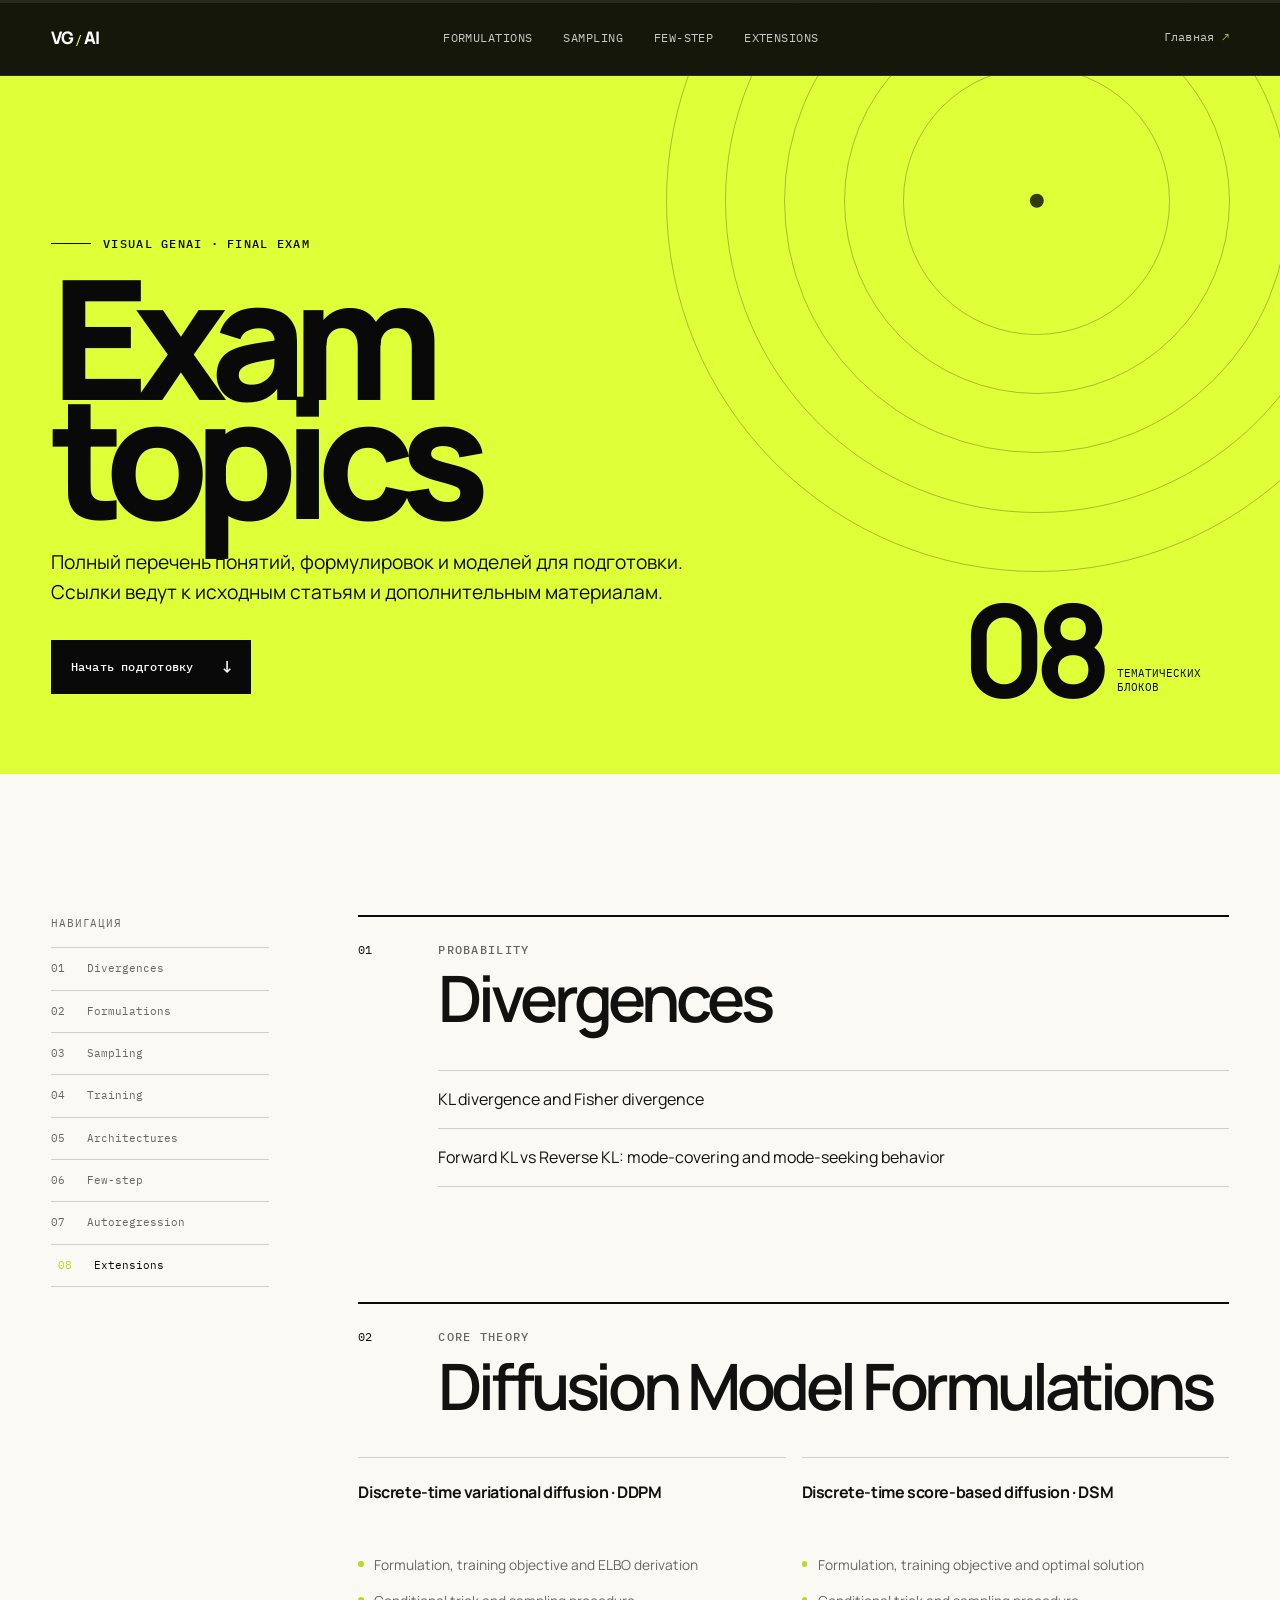
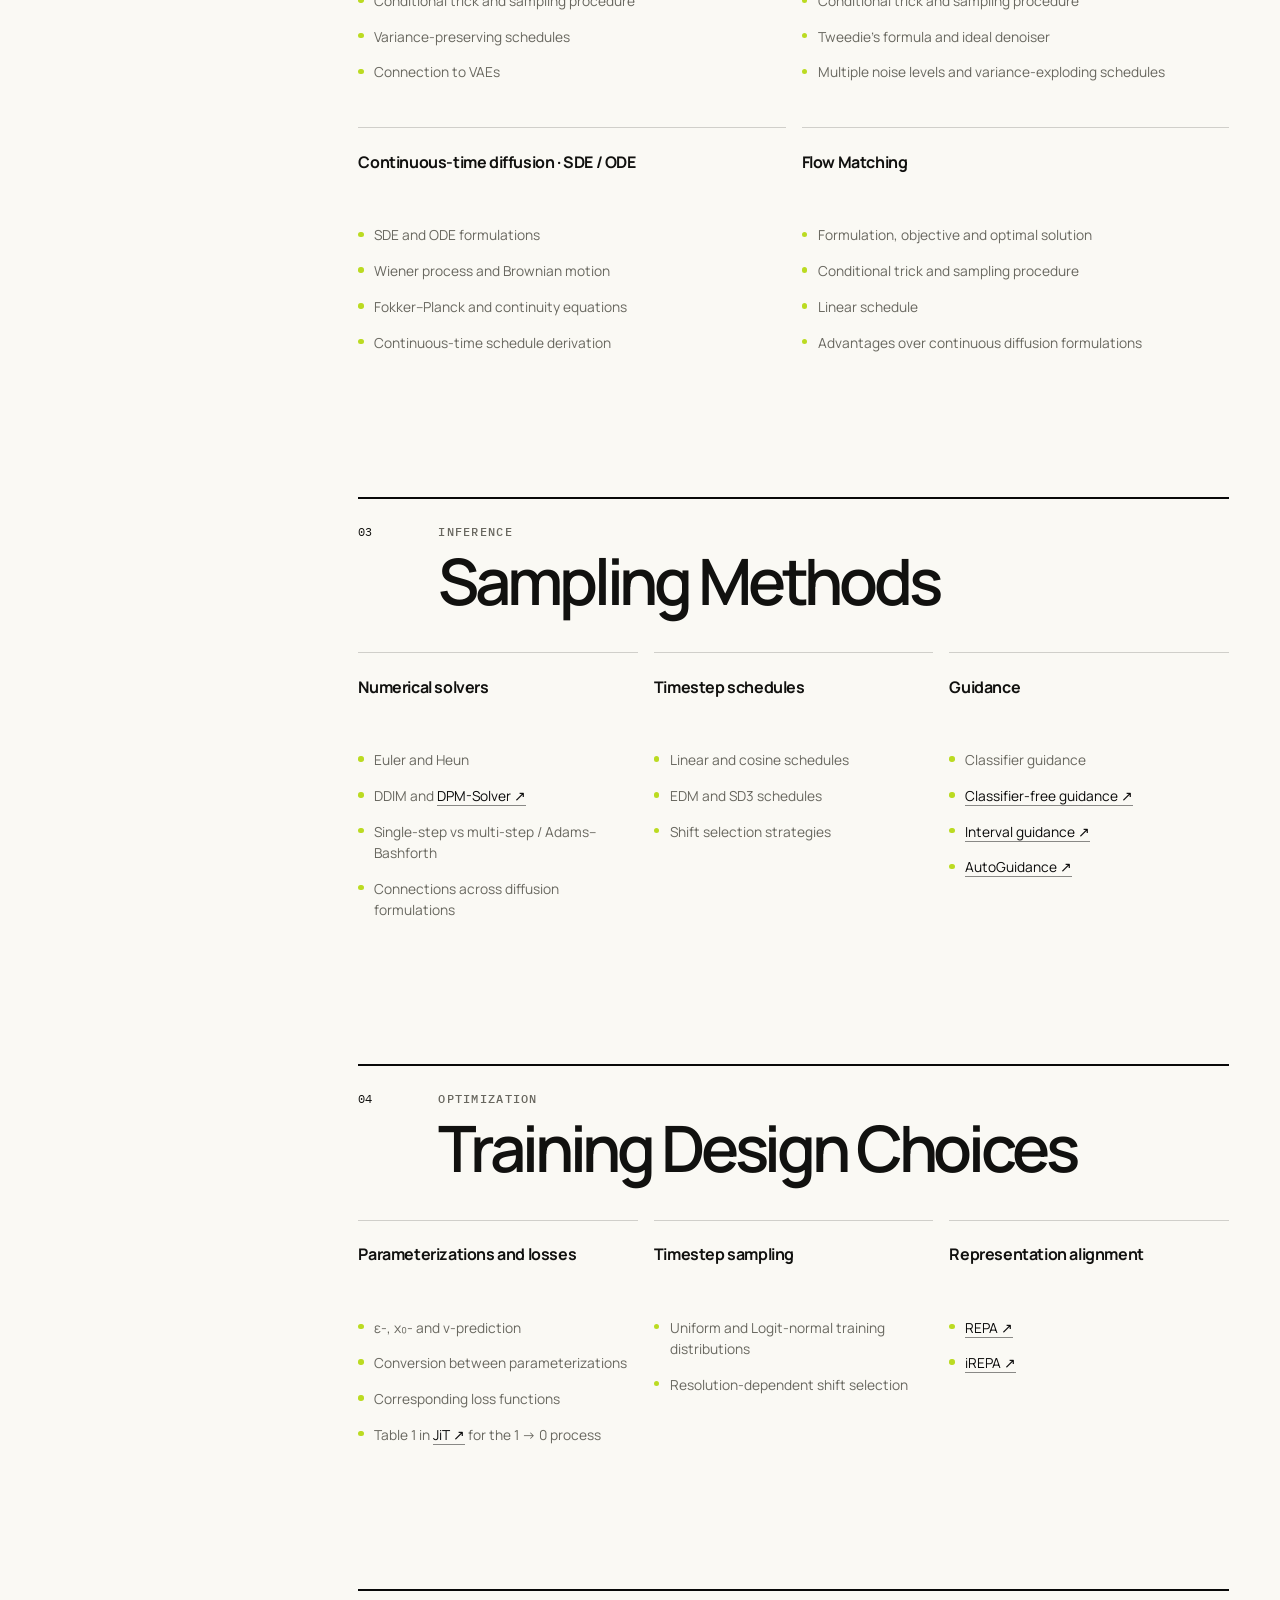
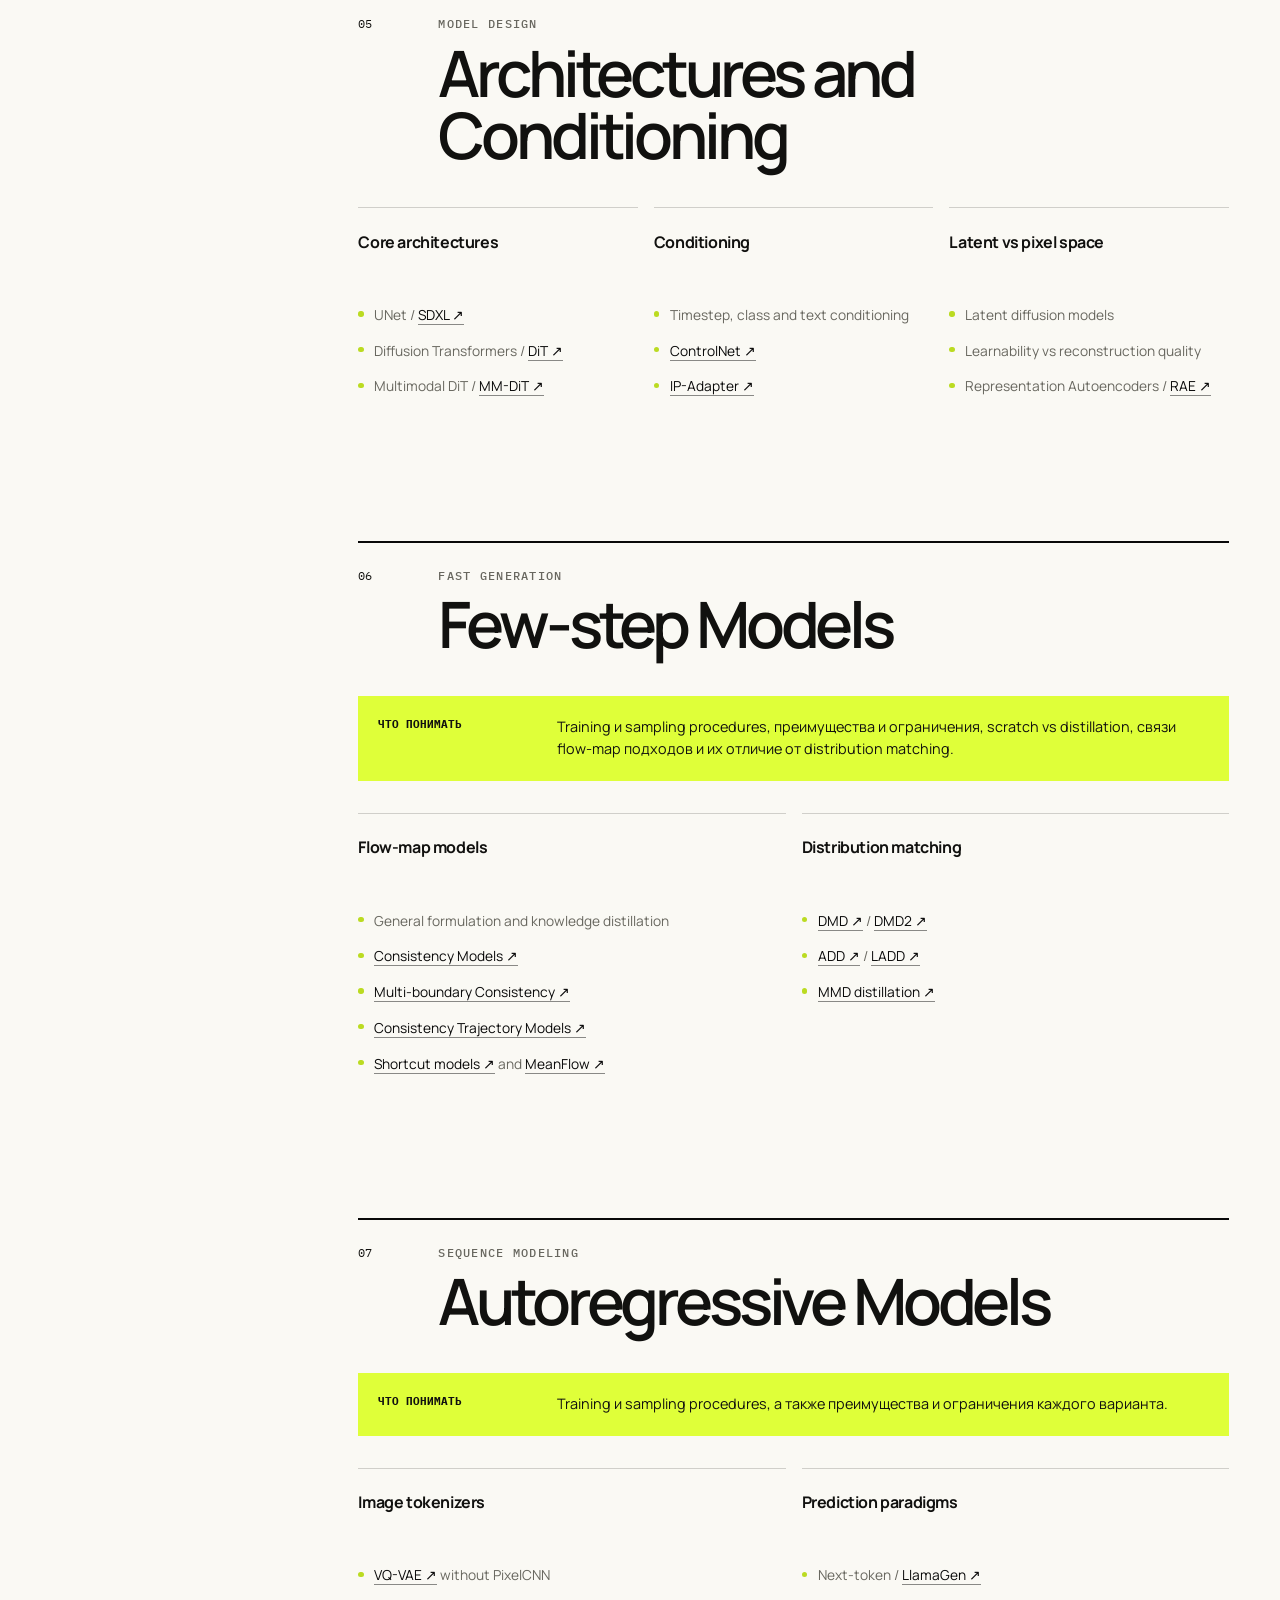
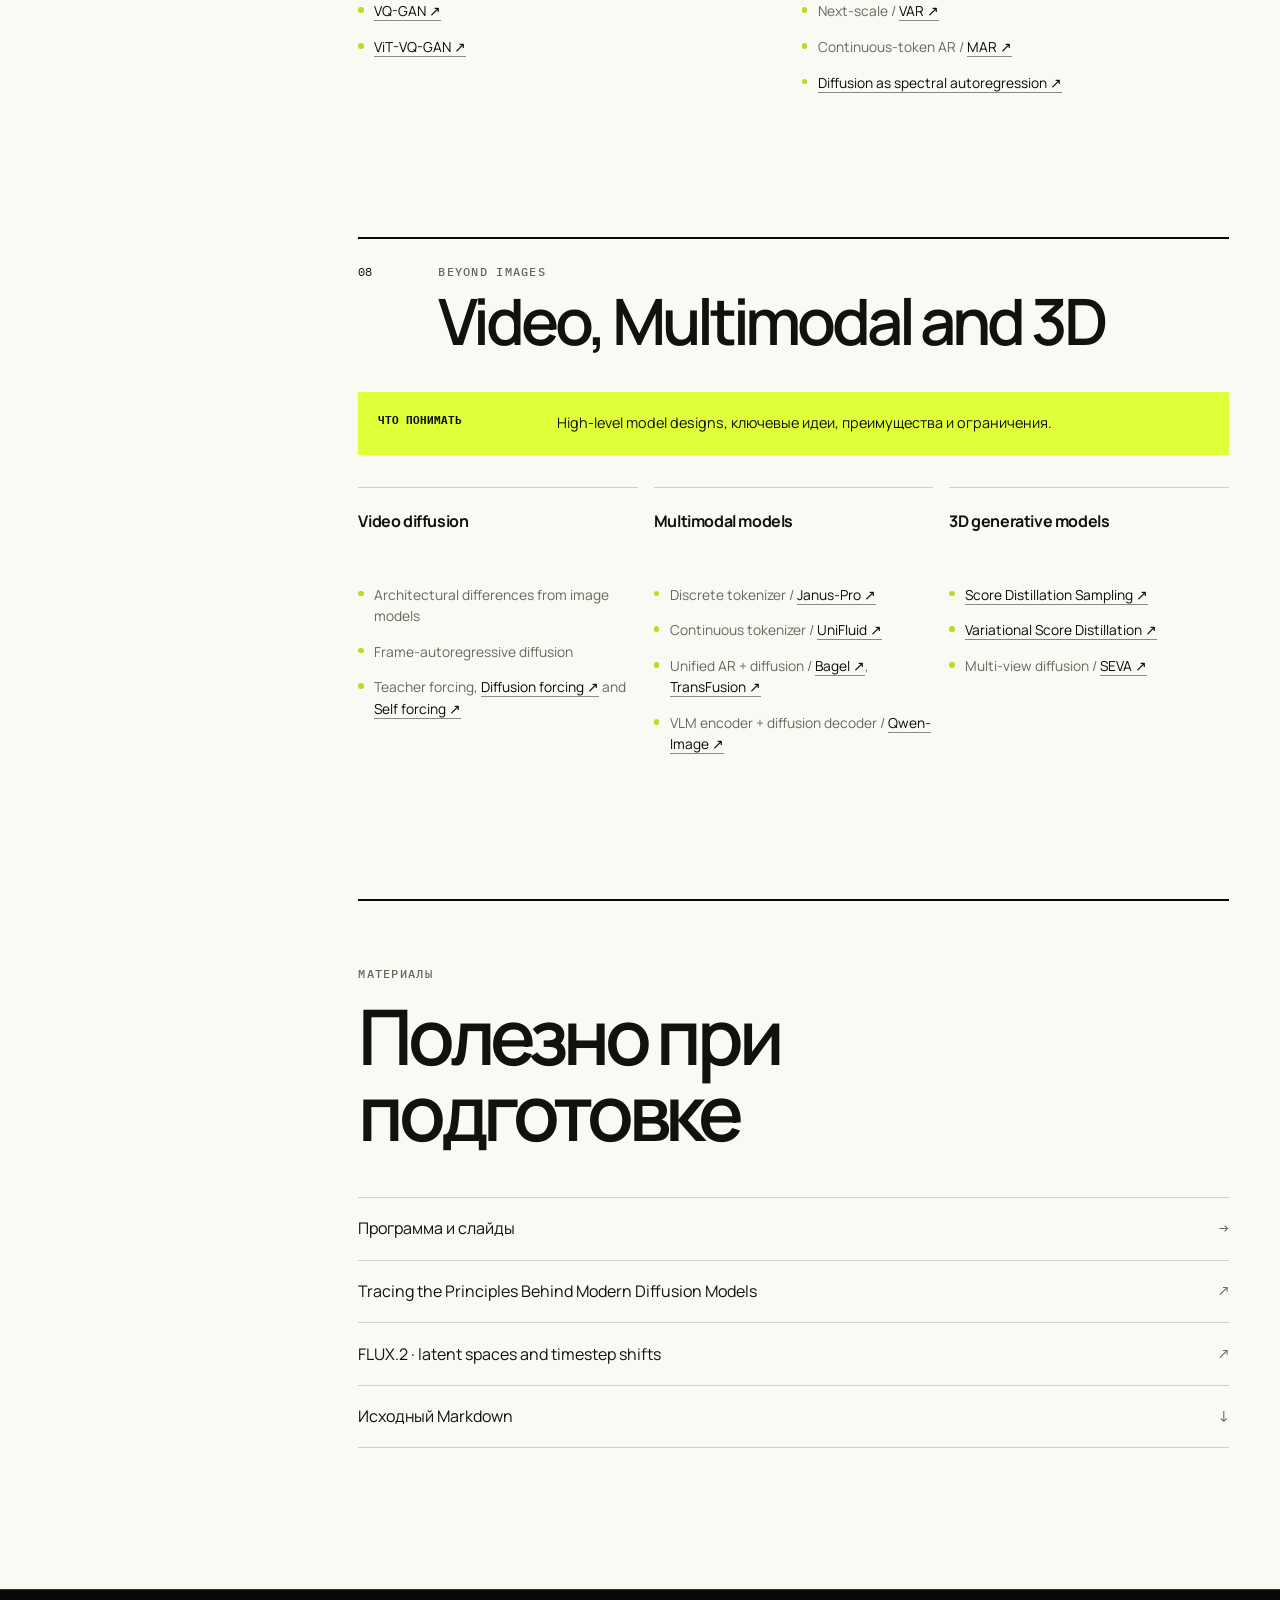
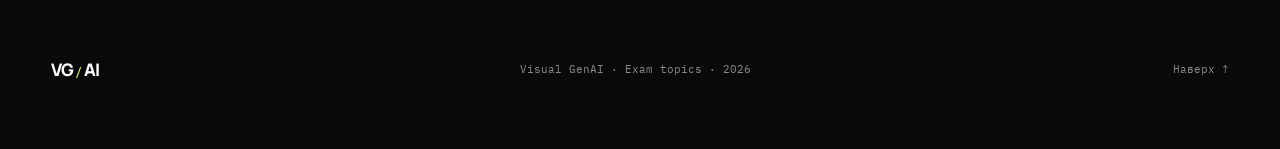
<file: exam.html>
<!doctype html>
<html lang="ru">
  <head>
    <meta charset="utf-8" />
    <meta name="viewport" content="width=device-width, initial-scale=1" />
    <meta
      name="description"
      content="Полный список экзаменационных тем курса Visual GenAI Школы анализа данных."
    />
    <meta name="theme-color" content="#dfff39" />
    <title>Exam topics · Visual GenAI</title>
    <link rel="preconnect" href="https://fonts.googleapis.com" />
    <link rel="preconnect" href="https://fonts.gstatic.com" crossorigin />
    <link
      href="https://fonts.googleapis.com/css2?family=IBM+Plex+Mono:wght@400;500&amp;family=Manrope:wght@400;500;600;700;800&amp;display=swap"
      rel="stylesheet"
    />
    <link rel="stylesheet" href="./styles.css" />
    <script src="./app.js" defer></script>
  </head>
  <body class="exam-page">
    <a class="skip-link" href="#exam-main">Перейти к темам</a>
    <div class="page-progress" aria-hidden="true"><span></span></div>

    <header class="site-header solid" data-header>
      <a class="wordmark" href="./index.html" aria-label="Visual GenAI — на главную">
        <span>VG</span><i>/</i><span>AI</span>
      </a>
      <button
        class="menu-toggle"
        type="button"
        aria-expanded="false"
        aria-controls="site-nav"
        data-menu-toggle
      >
        <span></span><span></span>
        <span class="sr-only">Открыть меню</span>
      </button>
      <nav class="site-nav" id="site-nav" aria-label="Навигация по экзамену" data-menu>
        <a href="#formulations">Formulations</a>
        <a href="#sampling">Sampling</a>
        <a href="#few-step">Few-step</a>
        <a href="#extensions">Extensions</a>
      </nav>
      <a class="header-link" href="./index.html">
        Главная <span aria-hidden="true">↗</span>
      </a>
    </header>

    <main id="exam-main">
      <section class="exam-hero">
        <div class="exam-hero-orbit" aria-hidden="true">
          <i></i><i></i><i></i><i></i><i></i>
        </div>
        <div class="exam-hero-content">
          <p class="hero-kicker" data-hero-item>Visual GenAI · Final exam</p>
          <h1 data-hero-item>Exam<br />topics</h1>
          <p data-hero-item>
            Полный перечень понятий, формулировок и моделей для подготовки.
            Ссылки ведут к исходным статьям и дополнительным материалам.
          </p>
          <a class="button button-dark" href="#divergences" data-hero-item>
            Начать подготовку <span aria-hidden="true">↓</span>
          </a>
        </div>
        <p class="exam-count" data-hero-item><strong>08</strong><span>тематических блоков</span></p>
      </section>

      <div class="exam-layout">
        <aside class="exam-nav" aria-label="Разделы экзамена">
          <p>Навигация</p>
          <ol>
            <li><a href="#divergences"><span>01</span>Divergences</a></li>
            <li><a href="#formulations"><span>02</span>Formulations</a></li>
            <li><a href="#sampling"><span>03</span>Sampling</a></li>
            <li><a href="#training"><span>04</span>Training</a></li>
            <li><a href="#architectures"><span>05</span>Architectures</a></li>
            <li><a href="#few-step"><span>06</span>Few-step</a></li>
            <li><a href="#autoregression"><span>07</span>Autoregression</a></li>
            <li><a href="#extensions"><span>08</span>Extensions</a></li>
          </ol>
        </aside>

        <div class="exam-sections">
          <section class="exam-topic" id="divergences" data-reveal>
            <header>
              <span>01</span>
              <div>
                <p class="overline">Probability</p>
                <h2>Divergences</h2>
              </div>
            </header>
            <ul class="topic-list">
              <li>KL divergence and Fisher divergence</li>
              <li>Forward KL vs Reverse KL: mode-covering and mode-seeking behavior</li>
            </ul>
          </section>

          <section class="exam-topic" id="formulations" data-reveal>
            <header>
              <span>02</span>
              <div>
                <p class="overline">Core theory</p>
                <h2>Diffusion Model Formulations</h2>
              </div>
            </header>
            <div class="topic-columns">
              <article>
                <h3>Discrete-time variational diffusion · DDPM</h3>
                <ul>
                  <li>Formulation, training objective and ELBO derivation</li>
                  <li>Conditional trick and sampling procedure</li>
                  <li>Variance-preserving schedules</li>
                  <li>Connection to VAEs</li>
                </ul>
              </article>
              <article>
                <h3>Discrete-time score-based diffusion · DSM</h3>
                <ul>
                  <li>Formulation, training objective and optimal solution</li>
                  <li>Conditional trick and sampling procedure</li>
                  <li>Tweedie’s formula and ideal denoiser</li>
                  <li>Multiple noise levels and variance-exploding schedules</li>
                </ul>
              </article>
              <article>
                <h3>Continuous-time diffusion · SDE / ODE</h3>
                <ul>
                  <li>SDE and ODE formulations</li>
                  <li>Wiener process and Brownian motion</li>
                  <li>Fokker–Planck and continuity equations</li>
                  <li>Continuous-time schedule derivation</li>
                </ul>
              </article>
              <article>
                <h3>Flow Matching</h3>
                <ul>
                  <li>Formulation, objective and optimal solution</li>
                  <li>Conditional trick and sampling procedure</li>
                  <li>Linear schedule</li>
                  <li>Advantages over continuous diffusion formulations</li>
                </ul>
              </article>
            </div>
          </section>

          <section class="exam-topic" id="sampling" data-reveal>
            <header>
              <span>03</span>
              <div>
                <p class="overline">Inference</p>
                <h2>Sampling Methods</h2>
              </div>
            </header>
            <div class="topic-columns three">
              <article>
                <h3>Numerical solvers</h3>
                <ul>
                  <li>Euler and Heun</li>
                  <li>
                    DDIM and
                    <a href="https://arxiv.org/abs/2206.00927" target="_blank" rel="noopener noreferrer">DPM-Solver ↗</a>
                  </li>
                  <li>Single-step vs multi-step / Adams–Bashforth</li>
                  <li>Connections across diffusion formulations</li>
                </ul>
              </article>
              <article>
                <h3>Timestep schedules</h3>
                <ul>
                  <li>Linear and cosine schedules</li>
                  <li>EDM and SD3 schedules</li>
                  <li>Shift selection strategies</li>
                </ul>
              </article>
              <article>
                <h3>Guidance</h3>
                <ul>
                  <li>Classifier guidance</li>
                  <li>
                    <a href="https://arxiv.org/abs/2207.12598" target="_blank" rel="noopener noreferrer">Classifier-free guidance ↗</a>
                  </li>
                  <li>
                    <a href="https://arxiv.org/abs/2404.07724" target="_blank" rel="noopener noreferrer">Interval guidance ↗</a>
                  </li>
                  <li>
                    <a href="https://arxiv.org/pdf/2406.02507v1" target="_blank" rel="noopener noreferrer">AutoGuidance ↗</a>
                  </li>
                </ul>
              </article>
            </div>
          </section>

          <section class="exam-topic" id="training" data-reveal>
            <header>
              <span>04</span>
              <div>
                <p class="overline">Optimization</p>
                <h2>Training Design Choices</h2>
              </div>
            </header>
            <div class="topic-columns three">
              <article>
                <h3>Parameterizations and losses</h3>
                <ul>
                  <li>ε-, x₀- and v-prediction</li>
                  <li>Conversion between parameterizations</li>
                  <li>Corresponding loss functions</li>
                  <li>
                    Table 1 in
                    <a href="https://arxiv.org/pdf/2511.13720" target="_blank" rel="noopener noreferrer">JiT ↗</a>
                    for the 1 → 0 process
                  </li>
                </ul>
              </article>
              <article>
                <h3>Timestep sampling</h3>
                <ul>
                  <li>Uniform and Logit-normal training distributions</li>
                  <li>Resolution-dependent shift selection</li>
                </ul>
              </article>
              <article>
                <h3>Representation alignment</h3>
                <ul>
                  <li>
                    <a href="https://arxiv.org/abs/2410.06940" target="_blank" rel="noopener noreferrer">REPA ↗</a>
                  </li>
                  <li>
                    <a href="https://arxiv.org/abs/2512.10794" target="_blank" rel="noopener noreferrer">iREPA ↗</a>
                  </li>
                </ul>
              </article>
            </div>
          </section>

          <section class="exam-topic" id="architectures" data-reveal>
            <header>
              <span>05</span>
              <div>
                <p class="overline">Model design</p>
                <h2>Architectures and Conditioning</h2>
              </div>
            </header>
            <div class="topic-columns three">
              <article>
                <h3>Core architectures</h3>
                <ul>
                  <li>
                    UNet /
                    <a href="https://arxiv.org/abs/2307.01952" target="_blank" rel="noopener noreferrer">SDXL ↗</a>
                  </li>
                  <li>
                    Diffusion Transformers /
                    <a href="https://arxiv.org/abs/2212.09748" target="_blank" rel="noopener noreferrer">DiT ↗</a>
                  </li>
                  <li>
                    Multimodal DiT /
                    <a href="https://arxiv.org/abs/2403.03206" target="_blank" rel="noopener noreferrer">MM-DiT ↗</a>
                  </li>
                </ul>
              </article>
              <article>
                <h3>Conditioning</h3>
                <ul>
                  <li>Timestep, class and text conditioning</li>
                  <li>
                    <a href="https://arxiv.org/abs/2302.05543" target="_blank" rel="noopener noreferrer">ControlNet ↗</a>
                  </li>
                  <li>
                    <a href="https://arxiv.org/abs/2308.06721" target="_blank" rel="noopener noreferrer">IP-Adapter ↗</a>
                  </li>
                </ul>
              </article>
              <article>
                <h3>Latent vs pixel space</h3>
                <ul>
                  <li>Latent diffusion models</li>
                  <li>Learnability vs reconstruction quality</li>
                  <li>
                    Representation Autoencoders /
                    <a href="https://arxiv.org/abs/2510.11690" target="_blank" rel="noopener noreferrer">RAE ↗</a>
                  </li>
                </ul>
              </article>
            </div>
          </section>

          <section class="exam-topic" id="few-step" data-reveal>
            <header>
              <span>06</span>
              <div>
                <p class="overline">Fast generation</p>
                <h2>Few-step Models</h2>
              </div>
            </header>
            <div class="expectation">
              <strong>Что понимать</strong>
              <p>
                Training и sampling procedures, преимущества и ограничения,
                scratch vs distillation, связи flow-map подходов и их отличие
                от distribution matching.
              </p>
            </div>
            <div class="topic-columns">
              <article>
                <h3>Flow-map models</h3>
                <ul>
                  <li>General formulation and knowledge distillation</li>
                  <li>
                    <a href="https://arxiv.org/abs/2303.01469" target="_blank" rel="noopener noreferrer">Consistency Models ↗</a>
                  </li>
                  <li>
                    <a href="https://arxiv.org/abs/2403.06807" target="_blank" rel="noopener noreferrer">Multi-boundary Consistency ↗</a>
                  </li>
                  <li>
                    <a href="https://openreview.net/forum?id=ymjI8feDTD" target="_blank" rel="noopener noreferrer">Consistency Trajectory Models ↗</a>
                  </li>
                  <li>
                    <a href="https://arxiv.org/abs/2410.12557" target="_blank" rel="noopener noreferrer">Shortcut models ↗</a>
                    and
                    <a href="https://arxiv.org/abs/2505.13447" target="_blank" rel="noopener noreferrer">MeanFlow ↗</a>
                  </li>
                </ul>
              </article>
              <article>
                <h3>Distribution matching</h3>
                <ul>
                  <li>
                    <a href="https://arxiv.org/abs/2311.18828" target="_blank" rel="noopener noreferrer">DMD ↗</a>
                    /
                    <a href="https://arxiv.org/abs/2405.14867" target="_blank" rel="noopener noreferrer">DMD2 ↗</a>
                  </li>
                  <li>
                    <a href="https://arxiv.org/abs/2311.17042" target="_blank" rel="noopener noreferrer">ADD ↗</a>
                    /
                    <a href="https://arxiv.org/abs/2403.12015" target="_blank" rel="noopener noreferrer">LADD ↗</a>
                  </li>
                  <li>
                    <a href="https://arxiv.org/pdf/2503.16397" target="_blank" rel="noopener noreferrer">MMD distillation ↗</a>
                  </li>
                </ul>
              </article>
            </div>
          </section>

          <section class="exam-topic" id="autoregression" data-reveal>
            <header>
              <span>07</span>
              <div>
                <p class="overline">Sequence modeling</p>
                <h2>Autoregressive Models</h2>
              </div>
            </header>
            <div class="expectation">
              <strong>Что понимать</strong>
              <p>Training и sampling procedures, а также преимущества и ограничения каждого варианта.</p>
            </div>
            <div class="topic-columns">
              <article>
                <h3>Image tokenizers</h3>
                <ul>
                  <li>
                    <a href="https://arxiv.org/pdf/1711.00937" target="_blank" rel="noopener noreferrer">VQ-VAE ↗</a>
                    without PixelCNN
                  </li>
                  <li>
                    <a href="https://arxiv.org/pdf/2012.09841" target="_blank" rel="noopener noreferrer">VQ-GAN ↗</a>
                  </li>
                  <li>
                    <a href="https://arxiv.org/abs/2110.04627" target="_blank" rel="noopener noreferrer">ViT-VQ-GAN ↗</a>
                  </li>
                </ul>
              </article>
              <article>
                <h3>Prediction paradigms</h3>
                <ul>
                  <li>
                    Next-token /
                    <a href="https://arxiv.org/abs/2406.06525" target="_blank" rel="noopener noreferrer">LlamaGen ↗</a>
                  </li>
                  <li>
                    Next-scale /
                    <a href="https://arxiv.org/abs/2404.02905" target="_blank" rel="noopener noreferrer">VAR ↗</a>
                  </li>
                  <li>
                    Continuous-token AR /
                    <a href="https://arxiv.org/abs/2406.11838" target="_blank" rel="noopener noreferrer">MAR ↗</a>
                  </li>
                  <li>
                    <a href="https://sander.ai/2024/09/02/spectral-autoregression.html" target="_blank" rel="noopener noreferrer">Diffusion as spectral autoregression ↗</a>
                  </li>
                </ul>
              </article>
            </div>
          </section>

          <section class="exam-topic" id="extensions" data-reveal>
            <header>
              <span>08</span>
              <div>
                <p class="overline">Beyond images</p>
                <h2>Video, Multimodal and 3D</h2>
              </div>
            </header>
            <div class="expectation">
              <strong>Что понимать</strong>
              <p>High-level model designs, ключевые идеи, преимущества и ограничения.</p>
            </div>
            <div class="topic-columns three">
              <article>
                <h3>Video diffusion</h3>
                <ul>
                  <li>Architectural differences from image models</li>
                  <li>Frame-autoregressive diffusion</li>
                  <li>
                    Teacher forcing,
                    <a href="https://openreview.net/forum?id=yDo1ynArjj" target="_blank" rel="noopener noreferrer">Diffusion forcing ↗</a>
                    and
                    <a href="https://arxiv.org/abs/2506.08009" target="_blank" rel="noopener noreferrer">Self forcing ↗</a>
                  </li>
                </ul>
              </article>
              <article>
                <h3>Multimodal models</h3>
                <ul>
                  <li>
                    Discrete tokenizer /
                    <a href="https://arxiv.org/pdf/2501.17811" target="_blank" rel="noopener noreferrer">Janus-Pro ↗</a>
                  </li>
                  <li>
                    Continuous tokenizer /
                    <a href="https://arxiv.org/abs/2503.13436" target="_blank" rel="noopener noreferrer">UniFluid ↗</a>
                  </li>
                  <li>
                    Unified AR + diffusion /
                    <a href="https://arxiv.org/abs/2505.14683" target="_blank" rel="noopener noreferrer">Bagel ↗</a>,
                    <a href="https://arxiv.org/abs/2408.11039" target="_blank" rel="noopener noreferrer">TransFusion ↗</a>
                  </li>
                  <li>
                    VLM encoder + diffusion decoder /
                    <a href="https://arxiv.org/abs/2508.02324" target="_blank" rel="noopener noreferrer">Qwen-Image ↗</a>
                  </li>
                </ul>
              </article>
              <article>
                <h3>3D generative models</h3>
                <ul>
                  <li>
                    <a href="https://arxiv.org/pdf/2209.14988" target="_blank" rel="noopener noreferrer">Score Distillation Sampling ↗</a>
                  </li>
                  <li>
                    <a href="https://arxiv.org/abs/2305.16213" target="_blank" rel="noopener noreferrer">Variational Score Distillation ↗</a>
                  </li>
                  <li>
                    Multi-view diffusion /
                    <a href="https://arxiv.org/pdf/2503.14489" target="_blank" rel="noopener noreferrer">SEVA ↗</a>
                  </li>
                </ul>
              </article>
            </div>
          </section>

          <section class="exam-resources" data-reveal>
            <p class="overline">Материалы</p>
            <h2>Полезно при подготовке</h2>
            <div>
              <a href="./index.html#syllabus"><span>Программа и слайды</span><i>→</i></a>
              <a href="https://the-principles-of-diffusion-models.github.io/#/blog" target="_blank" rel="noopener noreferrer">
                <span>Tracing the Principles Behind Modern Diffusion Models</span><i>↗</i>
              </a>
              <a href="https://bfl.ai/techblog/representation-comparison" target="_blank" rel="noopener noreferrer">
                <span>FLUX.2 · latent spaces and timestep shifts</span><i>↗</i>
              </a>
              <a href="./exam/exam_topics_visual_genai.md">
                <span>Исходный Markdown</span><i>↓</i>
              </a>
            </div>
          </section>
        </div>
      </div>
    </main>

    <footer class="site-footer">
      <a class="wordmark footer-wordmark" href="./index.html"><span>VG</span><i>/</i><span>AI</span></a>
      <p>Visual GenAI · Exam topics · 2026</p>
      <a href="#exam-main">Наверх ↑</a>
    </footer>
  </body>
</html>
</file>
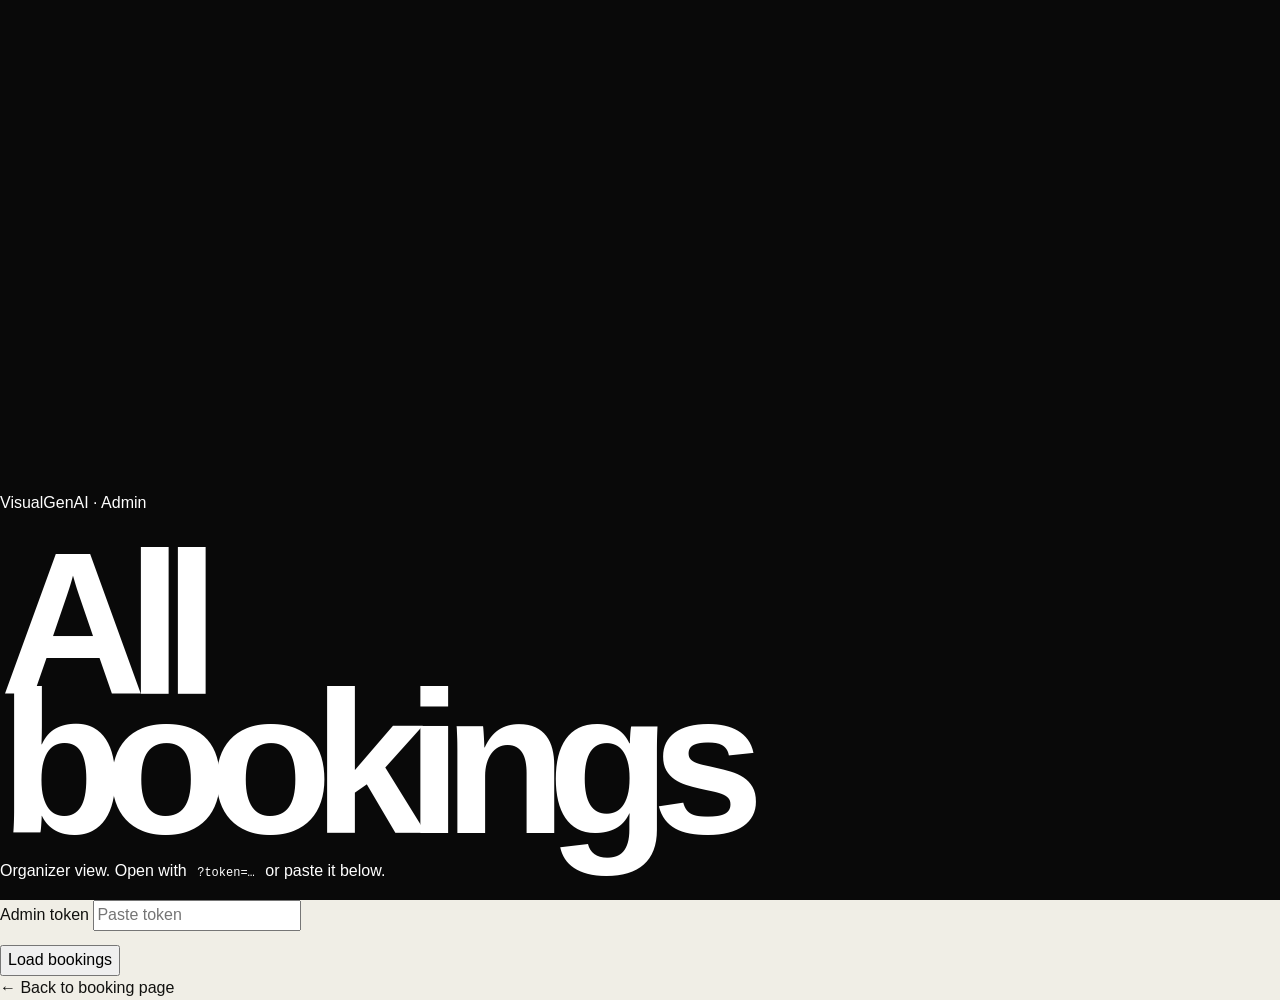
<file: exam/slot-booking-service/public/admin.html>
<!DOCTYPE html>
<html lang="en">
<head>
  <meta charset="UTF-8" />
  <meta name="viewport" content="width=device-width, initial-scale=1.0" />
  <title>VisualGenAI · Admin</title>
  <link rel="preconnect" href="https://fonts.googleapis.com" />
  <link rel="preconnect" href="https://fonts.gstatic.com" crossorigin />
  <link href="https://fonts.googleapis.com/css2?family=Inter:wght@400;500;600;700&family=JetBrains+Mono:wght@400;600&display=swap" rel="stylesheet" />
  <link rel="stylesheet" href="/styles.css" />
  <style>
    .admin-table { width: 100%; border-collapse: collapse; font-size: 14px; }
    .admin-table th, .admin-table td {
      padding: 10px 12px; text-align: left;
      border-bottom: 1px solid var(--line-soft);
    }
    .admin-table th {
      color: var(--text-mute); font-weight: 600; font-size: 11px;
      letter-spacing: 0.04em; text-transform: uppercase;
    }
    .admin-table td.mono { font-family: var(--font-mono); font-size: 13px; }
    .admin-table tr:hover td { background: rgba(255,255,255,0.02); }
    .del-btn {
      padding: 5px 10px; border-radius: 6px; cursor: pointer;
      background: transparent; color: var(--danger);
      border: 1px solid rgba(248, 113, 113, 0.3);
      font-family: inherit; font-size: 12px;
      transition: all 0.15s;
    }
    .del-btn:hover { background: rgba(248, 113, 113, 0.08); border-color: var(--danger); }
    .empty-row td { text-align: center; color: var(--text-mute); padding: 30px; font-style: italic; }
    .stats {
      display: grid;
      grid-template-columns: repeat(auto-fit, minmax(120px, 1fr));
      gap: 10px;
      margin-bottom: 22px;
    }
    .stat {
      padding: 14px;
      background: var(--bg-soft);
      border: 1px solid var(--line-soft);
      border-radius: var(--radius-sm);
    }
    .stat-num {
      font-family: var(--font-mono);
      font-size: 22px;
      font-weight: 700;
      letter-spacing: -0.02em;
    }
    .stat-label {
      font-size: 11px;
      color: var(--text-mute);
      text-transform: uppercase;
      letter-spacing: 0.04em;
      margin-top: 2px;
    }
    .auth-form {
      max-width: 380px;
    }
    code {
      font-family: var(--font-mono);
      font-size: 12px;
      padding: 1px 6px;
      background: var(--bg-soft);
      border-radius: 4px;
      border: 1px solid var(--line-soft);
    }
    .q-form {
      display: grid;
      grid-template-columns: repeat(3, minmax(0, 1fr));
      gap: 12px;
    }
    @media (max-width: 720px) {
      .q-form { grid-template-columns: 1fr; }
    }
    .q-card {
      padding: 14px;
      background: var(--bg-soft);
      border: 1px solid var(--line-soft);
      border-radius: var(--radius-sm);
      display: flex;
      flex-direction: column;
      gap: 8px;
    }
    .q-card h3 {
      margin: 0 0 4px;
      font-size: 13px;
      font-weight: 600;
      color: var(--text-mute);
      text-transform: uppercase;
      letter-spacing: 0.04em;
    }
    .q-card .input { padding: 9px 12px; font-size: 14px; }
    .q-card label { font-size: 11px; color: var(--text-mute); margin-bottom: -3px; }
    .q-select {
      padding: 6px 8px; font-size: 12px; font-family: var(--font-mono);
      background: var(--bg-soft); color: var(--text);
      border: 1px solid var(--line); border-radius: 6px;
      cursor: pointer; outline: none;
    }
    .q-select:focus { border-color: var(--accent); }
    .q-select option:disabled { color: var(--text-mute); }
  </style>
</head>
<body>
  <div class="bg-glow" aria-hidden="true"></div>

  <header class="hero">
    <div class="hero-inner">
      <div class="kicker"><span class="dot"></span><span>VisualGenAI · Admin</span></div>
      <h1>All bookings</h1>
      <p class="lede">Organizer view. Open with <code>?token=…</code> or paste it below.</p>
    </div>
  </header>

  <main class="container">
    <section id="auth-card" class="card auth-form" style="display:none">
      <label class="label" for="token">Admin token</label>
      <input id="token" class="input" type="password" placeholder="Paste token" autocomplete="off" />
      <div class="actions" style="margin-top:14px;padding-top:0;border-top:0">
        <button id="auth-btn" class="btn-primary">Load bookings</button>
        <span id="auth-status" class="status"></span>
      </div>
    </section>

    <section id="admin-card" class="card" style="display:none">
      <div class="schedule-head">
        <h2>Queue configuration</h2>
        <button id="save-queues" class="btn-primary" style="padding:8px 14px;font-size:13px">Save queues</button>
      </div>
      <p style="margin:0 0 14px;color:var(--text-dim);font-size:13px">
        Set an interviewer name and a Zoom link for each queue. Students see these on the booking page.
      </p>
      <div class="q-form" id="q-form"></div>
      <p id="q-status" class="status" style="margin-top:10px"></p>

      <div class="stats" style="margin-top:30px">
        <div class="stat"><div class="stat-num" id="stat-students">0</div><div class="stat-label">Students booked</div></div>
        <div class="stat"><div class="stat-num" id="stat-defend">0</div><div class="stat-label">Defend · 20m</div></div>
        <div class="stat"><div class="stat-num" id="stat-upgrade">0</div><div class="stat-label">Upgrade · 40m</div></div>
        <div class="stat"><div class="stat-num" id="stat-capacity">0/36</div><div class="stat-label">Capacity used</div></div>
        <div class="stat"><div class="stat-num" id="stat-full">0</div><div class="stat-label">Full (queue,slot) cells</div></div>
      </div>

      <div class="schedule-head">
        <h2>By time</h2>
        <button id="refresh" class="btn-ghost" type="button">Refresh</button>
      </div>
      <table class="admin-table">
        <thead>
          <tr><th>Time</th><th>Queue</th><th>Student</th><th>Type</th><th>Booked at</th><th></th></tr>
        </thead>
        <tbody id="rows"></tbody>
      </table>

      <div class="schedule-head" style="margin-top:32px">
        <h2>By student</h2>
      </div>
      <ul id="by-student" style="list-style:none;padding:0;margin:0;display:grid;gap:6px"></ul>

      <p id="error" class="status error" style="margin-top: 16px;"></p>
    </section>
  </main>

  <footer class="footer">
    <a href="/" style="color:var(--text-dim);text-decoration:none">← Back to booking page</a>
  </footer>

  <script>
    const $ = (s) => document.querySelector(s);
    const params = new URLSearchParams(location.search);
    let token = params.get('token') || sessionStorage.getItem('vg-admin-token') || '';

    function fmtTime(idx) {
      const t = 18 * 60 + idx * 20;
      const h = Math.floor(t / 60);
      const m = t % 60;
      return String(h).padStart(2,'0') + ':' + String(m).padStart(2,'0');
    }
    function fmtRange(start, dur) {
      return fmtTime(start) + ' – ' + fmtTime(start + dur);
    }
    function escapeHtml(s) {
      return String(s).replace(/[&<>"']/g, c => ({
        '&':'&amp;','<':'&lt;','>':'&gt;','"':'&quot;',"'":'&#39;'
      }[c]));
    }

    async function load() {
      $('#error').textContent = '';
      try {
        const r = await fetch('/api/admin/bookings', {
          headers: { 'X-Admin-Token': token },
          cache: 'no-store'
        });
        if (r.status === 403) {
          showAuth('Invalid token.');
          return;
        }
        if (!r.ok) throw new Error('Failed to load.');
        const data = await r.json();
        sessionStorage.setItem('vg-admin-token', token);
        $('#auth-card').style.display = 'none';
        $('#admin-card').style.display = 'block';
        renderQueueForm(data.queues || []);
        render(data.bookings || [], data.queues || []);
      } catch (e) {
        $('#error').textContent = e.message || 'Network error.';
      }
    }

    function renderQueueForm(queues) {
      const form = $('#q-form');
      form.innerHTML = '';
      for (let i = 0; i < 3; i++) {
        const q = queues[i] || { interviewer: '', zoom: '' };
        const card = document.createElement('div');
        card.className = 'q-card';
        card.innerHTML = `
          <h3>Queue ${i + 1}</h3>
          <label>Interviewer name</label>
          <input class="input" type="text" data-qi="${i}" data-field="interviewer"
                 placeholder="e.g. Dmitry Baranchuk" value="${escapeHtml(q.interviewer || '')}" maxlength="120" />
          <label>Zoom link</label>
          <input class="input" type="text" data-qi="${i}" data-field="zoom"
                 placeholder="https://us02web.zoom.us/j/..." value="${escapeHtml(q.zoom || '')}" maxlength="500" />
        `;
        form.appendChild(card);
      }
    }

    async function saveQueues() {
      const queues = [];
      for (let i = 0; i < 3; i++) {
        const interviewer = document.querySelector(`input[data-qi="${i}"][data-field="interviewer"]`).value;
        const zoom = document.querySelector(`input[data-qi="${i}"][data-field="zoom"]`).value;
        queues.push({ interviewer, zoom });
      }
      $('#q-status').textContent = 'Saving…';
      $('#q-status').className = 'status';
      try {
        const r = await fetch('/api/admin/queues', {
          method: 'POST',
          headers: { 'Content-Type': 'application/json', 'X-Admin-Token': token },
          body: JSON.stringify({ queues })
        });
        const data = await r.json();
        if (!r.ok) throw new Error(data.error || 'Save failed.');
        $('#q-status').textContent = 'Saved. Students will see updated info on next refresh.';
        $('#q-status').className = 'status success';
        load();
      } catch (e) {
        $('#q-status').textContent = e.message;
        $('#q-status').className = 'status error';
      }
    }

    function showAuth(msg) {
      $('#auth-card').style.display = 'block';
      $('#admin-card').style.display = 'none';
      $('#auth-status').textContent = msg || '';
      $('#auth-status').className = 'status' + (msg ? ' error' : '');
    }

    function render(bookings, queues) {
      const TOTAL_CELLS = 12;
      const QUEUES = 3;
      const sorted = [...bookings].sort((a, b) =>
        a.start - b.start || (a.queue ?? 0) - (b.queue ?? 0)
      );
      // queue×cell occupancy
      const grid = Array.from({ length: QUEUES }, () => new Array(TOTAL_CELLS).fill(null));
      const byStudent = new Map();
      let defendCount = 0, upgradeCount = 0, capacity = 0;
      for (const b of bookings) {
        const qi = b.queue ?? 0;
        for (let i = 0; i < b.duration; i++) {
          const c = b.start + i;
          if (c >= 0 && c < TOTAL_CELLS && qi >= 0 && qi < QUEUES) grid[qi][c] = b;
        }
        capacity += b.duration;
        const list = byStudent.get(b.name) || [];
        list.push(b);
        byStudent.set(b.name, list);
        if (b.type === 'upgrade') upgradeCount++;
        else defendCount++;
      }
      let fullPairs = 0;
      for (let q = 0; q < QUEUES; q++) {
        for (let c = 0; c < TOTAL_CELLS; c++) if (grid[q][c]) fullPairs++;
      }

      $('#stat-students').textContent = byStudent.size;
      $('#stat-defend').textContent = defendCount;
      $('#stat-upgrade').textContent = upgradeCount;
      $('#stat-capacity').textContent = capacity + '/' + (TOTAL_CELLS * QUEUES);
      $('#stat-full').textContent = fullPairs;

      const tbody = $('#rows');
      tbody.innerHTML = '';
      if (sorted.length === 0) {
        tbody.innerHTML = '<tr class="empty-row"><td colspan="6">No bookings yet.</td></tr>';
      } else {
        for (const b of sorted) {
          const tagClass = b.type === 'upgrade' ? 'upgrade' : 'defend';
          const tagText = b.type === 'upgrade' ? 'upgrade · 40m' : 'defend · 20m';
          const created = b.created_at ? new Date(b.created_at).toLocaleString() : '—';
          const qi = b.queue ?? 0;

          // Disable queues whose cells are taken by a DIFFERENT booking
          const opts = [];
          for (let q = 0; q < QUEUES; q++) {
            let blocked = false;
            if (q !== qi) {
              for (let i = 0; i < b.duration; i++) {
                const occupant = grid[q][b.start + i];
                if (occupant && occupant.id !== b.id) { blocked = true; break; }
              }
            }
            const label = `Q${q + 1}${queues[q] && queues[q].interviewer ? ' · ' + queues[q].interviewer : ''}`;
            opts.push(`<option value="${q}"${q === qi ? ' selected' : ''}${blocked ? ' disabled' : ''}>${escapeHtml(label)}${blocked ? ' (busy)' : ''}</option>`);
          }

          const tr = document.createElement('tr');
          tr.innerHTML = `
            <td class="mono">${fmtRange(b.start, b.duration)}</td>
            <td><select class="q-select" data-id="${escapeHtml(b.id)}">${opts.join('')}</select></td>
            <td>${escapeHtml(b.name)}</td>
            <td><span class="sched-tag ${tagClass}">${tagText}</span></td>
            <td class="mono" style="color:var(--text-mute);font-size:12px">${escapeHtml(created)}</td>
            <td><button class="del-btn" data-id="${escapeHtml(b.id)}">Delete</button></td>
          `;
          tbody.appendChild(tr);
        }
      }

      const list = $('#by-student');
      list.innerHTML = '';
      const studentEntries = [...byStudent.entries()].sort((a, b) => a[0].localeCompare(b[0]));
      for (const [name, picks] of studentEntries) {
        const sortedPicks = picks.slice().sort((a, b) => a.start - b.start);
        const detail = sortedPicks
          .map(p => `Q${(p.queue ?? 0) + 1} ${fmtRange(p.start, p.duration)}`)
          .join(', ');
        const types = [...new Set(picks.map(p => p.type))]
          .map(t => t === 'upgrade' ? '40m' : '20m')
          .join(' / ');
        const li = document.createElement('li');
        li.style.cssText = 'display:flex;justify-content:space-between;align-items:center;padding:9px 14px;border:1px solid var(--line-soft);border-radius:8px;background:var(--bg-soft);font-size:14px';
        li.innerHTML = `
          <span><strong>${escapeHtml(name)}</strong> <span style="color:var(--text-mute);font-size:12px;margin-left:8px">${types}</span></span>
          <span class="picks" style="font-family:var(--font-mono);font-size:12px;color:var(--text-dim)">${detail}</span>
        `;
        list.appendChild(li);
      }

      tbody.querySelectorAll('.del-btn').forEach(btn => {
        btn.addEventListener('click', () => del(btn.dataset.id));
      });
      tbody.querySelectorAll('.q-select').forEach(sel => {
        sel.addEventListener('change', () => move(sel.dataset.id, Number(sel.value)));
      });
    }

    async function del(id) {
      if (!confirm('Delete this booking?')) return;
      const r = await fetch('/api/bookings/' + encodeURIComponent(id), {
        method: 'DELETE',
        headers: { 'X-Admin-Token': token }
      });
      if (!r.ok) {
        const data = await r.json().catch(() => ({}));
        $('#error').textContent = data.error || 'Delete failed.';
        return;
      }
      load();
    }

    async function move(id, queue) {
      $('#error').textContent = '';
      const r = await fetch('/api/admin/bookings/' + encodeURIComponent(id), {
        method: 'PATCH',
        headers: { 'Content-Type': 'application/json', 'X-Admin-Token': token },
        body: JSON.stringify({ queue })
      });
      if (!r.ok) {
        const data = await r.json().catch(() => ({}));
        $('#error').textContent = data.error || 'Move failed.';
      }
      load();
    }

    $('#auth-btn').addEventListener('click', () => {
      token = $('#token').value.trim();
      if (token) load();
    });
    $('#token').addEventListener('keydown', (e) => {
      if (e.key === 'Enter') $('#auth-btn').click();
    });
    $('#refresh').addEventListener('click', load);
    $('#save-queues').addEventListener('click', saveQueues);

    if (token) load();
    else showAuth();
  </script>
</body>
</html>
</file>
<file: styles.css>
:root {
  --black: #090909;
  --black-soft: #131313;
  --paper: #f0eee6;
  --paper-bright: #faf9f4;
  --ink: #11110f;
  --muted: #68675f;
  --line: rgba(17, 17, 15, 0.18);
  --line-dark: rgba(255, 255, 255, 0.18);
  --acid: #dfff39;
  --acid-deep: #bbdb21;
  --white: #ffffff;
  --header-height: 76px;
  --gutter: clamp(1.25rem, 4vw, 4.5rem);
  --section-space: clamp(5rem, 11vw, 10rem);
  --max-width: 94rem;
  --hero-shift: 0px;
  --font-sans: "Manrope", "Helvetica Neue", Arial, sans-serif;
  --font-mono: "IBM Plex Mono", "SFMono-Regular", Consolas, monospace;
}

*,
*::before,
*::after {
  box-sizing: border-box;
}

html {
  scroll-behavior: smooth;
  scroll-padding-top: calc(var(--header-height) + 1rem);
  background: var(--black);
}

body {
  margin: 0;
  overflow-x: hidden;
  background: var(--paper);
  color: var(--ink);
  font-family: var(--font-sans);
  font-size: 1rem;
  line-height: 1.55;
  text-rendering: optimizeLegibility;
  -webkit-font-smoothing: antialiased;
}

body.menu-open {
  overflow: hidden;
}

a {
  color: inherit;
  text-decoration: none;
}

button,
input {
  font: inherit;
}

img {
  display: block;
  max-width: 100%;
}

::selection {
  background: var(--acid);
  color: var(--black);
}

.sr-only {
  position: absolute;
  width: 1px;
  height: 1px;
  padding: 0;
  margin: -1px;
  overflow: hidden;
  clip: rect(0, 0, 0, 0);
  white-space: nowrap;
  border: 0;
}

.skip-link {
  position: fixed;
  z-index: 200;
  top: 0.75rem;
  left: 0.75rem;
  padding: 0.75rem 1rem;
  transform: translateY(-150%);
  background: var(--acid);
  color: var(--black);
  font-weight: 700;
  transition: transform 160ms ease;
}

.skip-link:focus {
  transform: translateY(0);
}

:focus-visible {
  outline: 3px solid var(--acid);
  outline-offset: 4px;
}

.page-progress {
  position: fixed;
  z-index: 150;
  top: 0;
  left: 0;
  width: 100%;
  height: 3px;
  pointer-events: none;
  background: rgba(255, 255, 255, 0.08);
}

.page-progress span {
  display: block;
  width: 100%;
  height: 100%;
  transform: scaleX(0);
  transform-origin: left center;
  background: var(--acid);
  will-change: transform;
}

.site-header {
  position: fixed;
  z-index: 100;
  top: 0;
  left: 0;
  display: grid;
  width: 100%;
  height: var(--header-height);
  padding: 0 var(--gutter);
  grid-template-columns: auto 1fr auto;
  align-items: center;
  color: var(--white);
  border-bottom: 1px solid rgba(255, 255, 255, 0.16);
  transition:
    background-color 220ms ease,
    border-color 220ms ease,
    backdrop-filter 220ms ease;
}

.site-header.is-scrolled,
.site-header.solid,
.menu-open .site-header {
  background: rgba(9, 9, 9, 0.94);
  border-color: rgba(255, 255, 255, 0.1);
  backdrop-filter: blur(14px);
}

.wordmark {
  display: inline-flex;
  align-items: baseline;
  gap: 0.13em;
  font-size: 1.08rem;
  font-weight: 800;
  letter-spacing: -0.08em;
  line-height: 1;
}

.wordmark i {
  color: var(--acid);
  font-family: var(--font-mono);
  font-size: 0.72em;
  font-style: normal;
  font-weight: 500;
  letter-spacing: 0;
}

.site-nav {
  display: flex;
  justify-self: center;
  gap: clamp(1.2rem, 2.4vw, 2.6rem);
  font-family: var(--font-mono);
  font-size: 0.72rem;
  letter-spacing: 0.04em;
  text-transform: uppercase;
}

.site-nav a,
.header-link {
  position: relative;
  opacity: 0.76;
  transition:
    opacity 160ms ease,
    color 160ms ease;
}

.site-nav a::after {
  position: absolute;
  bottom: -0.45rem;
  left: 0;
  width: 100%;
  height: 1px;
  content: "";
  transform: scaleX(0);
  transform-origin: right;
  background: var(--acid);
  transition: transform 180ms ease;
}

.site-nav a:hover,
.site-nav a:focus-visible,
.header-link:hover,
.header-link:focus-visible {
  opacity: 1;
}

.site-nav a:hover::after,
.site-nav a:focus-visible::after {
  transform: scaleX(1);
  transform-origin: left;
}

.header-link {
  justify-self: end;
  font-family: var(--font-mono);
  font-size: 0.76rem;
  letter-spacing: 0.02em;
}

.header-link span {
  color: var(--acid);
}

.menu-toggle {
  display: none;
  width: 2.75rem;
  height: 2.75rem;
  padding: 0.75rem;
  cursor: pointer;
  background: transparent;
  color: inherit;
  border: 0;
}

.menu-toggle > span:not(.sr-only) {
  display: block;
  height: 1px;
  margin: 0.35rem 0;
  background: currentColor;
  transition: transform 180ms ease;
}

.hero {
  position: relative;
  display: flex;
  min-height: 100svh;
  overflow: hidden;
  align-items: flex-end;
  color: var(--white);
  background: var(--black);
}

.hero-media,
.hero-scrim,
.hero-grid {
  position: absolute;
  inset: 0;
}

.hero-media {
  inset: -4%;
  transform: translate3d(0, var(--hero-shift), 0) scale(1.06);
  background-image: url("./assets/logo_visual_genai.jpg");
  background-position: center center;
  background-size: cover;
  filter: saturate(0.78) contrast(1.06) brightness(0.72);
  will-change: transform;
}

.hero-scrim {
  background:
    linear-gradient(90deg, rgba(0, 0, 0, 0.91) 0%, rgba(0, 0, 0, 0.64) 42%, rgba(0, 0, 0, 0.12) 78%),
    linear-gradient(0deg, rgba(0, 0, 0, 0.9) 0%, transparent 45%),
    linear-gradient(180deg, rgba(0, 0, 0, 0.55) 0%, transparent 28%);
}

.hero-grid {
  opacity: 0.18;
  background-image:
    linear-gradient(rgba(255, 255, 255, 0.16) 1px, transparent 1px),
    linear-gradient(90deg, rgba(255, 255, 255, 0.16) 1px, transparent 1px);
  background-position: center;
  background-size: min(8vw, 8rem) min(8vw, 8rem);
  mask-image: linear-gradient(to right, black, transparent 78%);
}

.hero-content {
  position: relative;
  z-index: 2;
  width: min(100%, var(--max-width));
  padding: calc(var(--header-height) + 4rem) var(--gutter) clamp(4.5rem, 8vw, 7rem);
  margin: 0 auto;
}

.hero-kicker,
.overline {
  margin: 0;
  font-family: var(--font-mono);
  font-size: clamp(0.66rem, 0.9vw, 0.78rem);
  font-weight: 500;
  letter-spacing: 0.11em;
  text-transform: uppercase;
}

.hero-kicker {
  display: flex;
  align-items: center;
  gap: 0.75rem;
  color: var(--acid);
}

.hero-kicker::before {
  width: 2.5rem;
  height: 1px;
  content: "";
  background: currentColor;
}

.hero h1 {
  max-width: 8ch;
  margin: clamp(1.5rem, 3vw, 2.4rem) 0 1.6rem;
  font-size: clamp(5.3rem, 15.8vw, 15.8rem);
  font-weight: 800;
  letter-spacing: -0.095em;
  line-height: 0.69;
}

.hero h1 span {
  display: block;
}

.hero h1 span:last-child {
  margin-left: 0.45em;
  color: transparent;
  -webkit-text-stroke: 2px rgba(255, 255, 255, 0.88);
}

.hero-lede {
  max-width: 43rem;
  margin: 0 0 2rem;
  color: rgba(255, 255, 255, 0.84);
  font-size: clamp(1.05rem, 1.7vw, 1.38rem);
  line-height: 1.48;
}

.hero-actions {
  display: flex;
  gap: 0.75rem;
  flex-wrap: wrap;
}

.button {
  display: inline-flex;
  min-height: 3.2rem;
  padding: 0.82rem 1.15rem;
  align-items: center;
  justify-content: space-between;
  gap: 1.75rem;
  font-family: var(--font-mono);
  font-size: 0.75rem;
  font-weight: 500;
  letter-spacing: 0.02em;
  border: 1px solid transparent;
  transition:
    color 180ms ease,
    background-color 180ms ease,
    border-color 180ms ease,
    transform 180ms ease;
}

.button span {
  font-size: 1.05rem;
  transition: transform 180ms ease;
}

.button:hover {
  transform: translateY(-2px);
}

.button:hover span {
  transform: translate(2px, -2px);
}

.button-primary {
  background: var(--acid);
  color: var(--black);
}

.button-primary:hover {
  background: var(--white);
}

.button-ghost {
  color: var(--white);
  border-color: rgba(255, 255, 255, 0.42);
}

.button-ghost:hover {
  border-color: var(--white);
  background: rgba(255, 255, 255, 0.08);
}

.button-dark {
  color: var(--white);
  background: var(--black);
}

.button-dark:hover {
  color: var(--black);
  background: var(--white);
}

.hero-meta {
  display: flex;
  max-width: 48rem;
  padding-top: 1.2rem;
  margin: 2.2rem 0 0;
  gap: 1.5rem;
  flex-wrap: wrap;
  color: rgba(255, 255, 255, 0.57);
  font-family: var(--font-mono);
  font-size: 0.68rem;
  border-top: 1px solid rgba(255, 255, 255, 0.22);
}

.hero-meta span:not(:last-child)::after {
  padding-left: 1.5rem;
  content: "·";
  color: var(--acid);
}

.hero-scroll {
  position: absolute;
  z-index: 3;
  right: var(--gutter);
  bottom: 3.4rem;
  display: flex;
  align-items: center;
  gap: 0.8rem;
  color: rgba(255, 255, 255, 0.66);
  font-family: var(--font-mono);
  font-size: 0.65rem;
  letter-spacing: 0.08em;
  text-transform: uppercase;
  writing-mode: vertical-rl;
}

.hero-scroll i {
  position: relative;
  width: 1px;
  height: 3.8rem;
  overflow: hidden;
  background: rgba(255, 255, 255, 0.24);
}

.hero-scroll i::after {
  position: absolute;
  top: -100%;
  left: 0;
  width: 1px;
  height: 100%;
  content: "";
  background: var(--acid);
  animation: scroll-line 2s ease-in-out infinite;
}

@keyframes scroll-line {
  0% {
    transform: translateY(0);
  }
  65%,
  100% {
    transform: translateY(200%);
  }
}

[data-hero-item] {
  opacity: 0;
  transform: translateY(24px);
}

.is-ready [data-hero-item] {
  opacity: 1;
  transform: translateY(0);
  transition:
    opacity 720ms cubic-bezier(0.22, 1, 0.36, 1),
    transform 720ms cubic-bezier(0.22, 1, 0.36, 1);
}

.is-ready [data-hero-item]:nth-child(2) {
  transition-delay: 80ms;
}

.is-ready [data-hero-item]:nth-child(3) {
  transition-delay: 160ms;
}

.is-ready [data-hero-item]:nth-child(4) {
  transition-delay: 240ms;
}

.is-ready [data-hero-item]:nth-child(5) {
  transition-delay: 320ms;
}

.section-shell {
  display: grid;
  width: 100%;
  max-width: var(--max-width);
  padding: var(--section-space) var(--gutter);
  margin: 0 auto;
  grid-template-columns: 4rem repeat(12, minmax(0, 1fr));
  column-gap: clamp(0.85rem, 1.8vw, 1.8rem);
}

.section-index {
  grid-column: 1;
  align-self: start;
  color: var(--muted);
  font-family: var(--font-mono);
  font-size: 0.7rem;
}

.overline {
  color: var(--muted);
}

.course-intro {
  align-items: start;
}

.intro-copy {
  grid-column: 2 / span 7;
}

.intro-copy h2,
.section-heading h2,
.exam-content h2,
.exam-resources h2 {
  margin: 1rem 0 0;
  font-size: clamp(2.75rem, 6vw, 6rem);
  font-weight: 600;
  letter-spacing: -0.07em;
  line-height: 0.98;
}

.intro-copy h2 em {
  color: var(--muted);
  font-style: normal;
}

.intro-detail {
  padding-top: 2rem;
  grid-column: 10 / -1;
}

.intro-detail > p {
  margin-top: 0;
  font-size: clamp(1.08rem, 1.4vw, 1.28rem);
  line-height: 1.55;
}

.plain-list {
  padding: 1.4rem 0 0;
  margin: 2rem 0 0;
  list-style: none;
  border-top: 1px solid var(--line);
}

.plain-list li {
  position: relative;
  padding: 0.75rem 0 0.75rem 1.25rem;
  color: var(--muted);
  font-size: 0.92rem;
  border-bottom: 1px solid var(--line);
}

.plain-list li::before {
  position: absolute;
  top: 1.25rem;
  left: 0;
  width: 0.38rem;
  height: 0.38rem;
  content: "";
  background: var(--acid-deep);
  border-radius: 50%;
}

.syllabus {
  padding-top: 0;
}

.section-heading {
  display: flex;
  margin-bottom: clamp(3rem, 7vw, 6rem);
  grid-column: 2 / -1;
  align-items: end;
  justify-content: space-between;
  gap: 3rem;
}

.section-heading > p {
  max-width: 30rem;
  margin: 0 0 0.45rem;
  color: var(--muted);
  font-size: 0.98rem;
}

.section-heading.compact {
  margin-bottom: 3rem;
}

.timeline {
  --progress: 0;
  position: relative;
  padding: 0;
  margin: 0;
  grid-column: 2 / -1;
  list-style: none;
}

.timeline::before,
.timeline::after {
  position: absolute;
  top: 0;
  bottom: 0;
  left: 2.35rem;
  width: 1px;
  content: "";
}

.timeline::before {
  background: var(--line);
}

.timeline::after {
  bottom: auto;
  height: calc(var(--progress) * 100%);
  background: var(--acid-deep);
  transition: height 80ms linear;
}

.timeline-item {
  position: relative;
  display: grid;
  min-height: 10rem;
  padding: 2rem 0 2.25rem;
  grid-template-columns: 5.2rem minmax(20rem, 1fr) minmax(15rem, 0.7fr);
  align-items: center;
  gap: clamp(1rem, 3vw, 3rem);
  border-top: 1px solid var(--line);
}

.timeline-item:last-child {
  border-bottom: 1px solid var(--line);
}

.timeline-number {
  position: relative;
  z-index: 2;
  display: grid;
  width: 4.7rem;
  height: 4.7rem;
  place-items: center;
  background: var(--paper);
  color: var(--muted);
  font-family: var(--font-mono);
  font-size: 0.78rem;
  border: 1px solid var(--line);
  border-radius: 50%;
  transition:
    color 220ms ease,
    background-color 220ms ease,
    border-color 220ms ease,
    transform 220ms ease;
}

.timeline-item.is-current .timeline-number,
.timeline-item:hover .timeline-number {
  transform: scale(1.05);
  background: var(--acid);
  color: var(--black);
  border-color: var(--acid-deep);
}

.timeline-phase,
.assignment-type {
  margin: 0 0 0.6rem;
  color: var(--muted);
  font-family: var(--font-mono);
  font-size: 0.66rem;
  letter-spacing: 0.08em;
  text-transform: uppercase;
}

.timeline-main h3,
.assignment-list h3,
.contacts h3 {
  margin: 0;
  font-size: clamp(1.25rem, 2vw, 1.75rem);
  font-weight: 600;
  letter-spacing: -0.04em;
  line-height: 1.15;
}

.timeline-main > p:last-child {
  max-width: 42rem;
  margin: 0.75rem 0 0;
  color: var(--muted);
  font-size: 0.9rem;
}

.material-links,
.assignment-actions {
  display: flex;
  justify-content: flex-end;
  gap: 0.45rem;
  flex-wrap: wrap;
}

.material-links a,
.assignment-actions a {
  display: inline-flex;
  padding: 0.55rem 0.75rem;
  align-items: center;
  justify-content: center;
  font-family: var(--font-mono);
  font-size: 0.66rem;
  border: 1px solid var(--line);
  transition:
    color 160ms ease,
    background-color 160ms ease,
    border-color 160ms ease;
}

.material-links a::after,
.assignment-actions a::after {
  margin-left: 0.65rem;
  content: "↗";
  color: var(--muted);
}

.material-links a:hover,
.assignment-actions a:hover {
  background: var(--black);
  color: var(--white);
  border-color: var(--black);
}

.assignments {
  max-width: none;
  color: var(--white);
  background: var(--black);
}

.assignments > * {
  width: 100%;
}

.assignments .section-index,
.assignments .overline,
.assignments .section-heading > p {
  color: rgba(255, 255, 255, 0.5);
}

.section-heading.inverse {
  grid-column: 2 / -1;
}

.assignment-list {
  padding: 0;
  margin: 0;
  grid-column: 2 / -1;
  list-style: none;
  border-top: 1px solid var(--line-dark);
}

.assignment-list li {
  position: relative;
  display: grid;
  min-height: 8rem;
  padding: 1.65rem 0;
  overflow: hidden;
  grid-template-columns: minmax(5rem, 0.35fr) minmax(18rem, 1fr) minmax(12rem, 0.65fr);
  align-items: center;
  gap: 2rem;
  border-bottom: 1px solid var(--line-dark);
}

.assignment-list li::before {
  position: absolute;
  inset: 0;
  content: "";
  transform: translateX(-101%);
  background: var(--acid);
  transition: transform 320ms cubic-bezier(0.22, 1, 0.36, 1);
}

.assignment-list li:hover::before {
  transform: translateX(0);
}

.assignment-list li > * {
  position: relative;
  z-index: 1;
}

.assignment-list li:hover {
  color: var(--black);
}

.assignment-number {
  font-family: var(--font-mono);
  font-size: 0.74rem;
  color: rgba(255, 255, 255, 0.55);
}

.assignment-list li:hover .assignment-number,
.assignment-list li:hover .assignment-type {
  color: rgba(0, 0, 0, 0.56);
}

.assignment-actions a {
  color: var(--white);
  border-color: rgba(255, 255, 255, 0.28);
}

.assignment-list li:hover .assignment-actions a {
  color: var(--black);
  border-color: rgba(0, 0, 0, 0.35);
}

.assignment-list li:hover .assignment-actions a:hover {
  background: var(--black);
  color: var(--white);
}

.exam-promo {
  position: relative;
  min-height: min(56rem, 90svh);
  overflow: hidden;
  color: var(--black);
  background: var(--acid);
}

.exam-content {
  position: relative;
  z-index: 2;
  min-height: inherit;
  align-content: center;
}

.exam-content > .overline,
.exam-content > h2,
.exam-content > .exam-groups,
.exam-content > .button {
  grid-column: 2 / span 8;
}

.exam-content h2 {
  max-width: 10ch;
  font-size: clamp(3.8rem, 8.2vw, 8rem);
}

.exam-groups {
  display: flex;
  max-width: 53rem;
  margin: 2.5rem 0 2.2rem;
  gap: 0.55rem;
  flex-wrap: wrap;
}

.exam-groups span {
  padding: 0.42rem 0.68rem;
  font-family: var(--font-mono);
  font-size: 0.68rem;
  border: 1px solid rgba(0, 0, 0, 0.32);
}

.exam-content > .button {
  width: fit-content;
}

.exam-orbit {
  position: absolute;
  top: 50%;
  right: -5vw;
  width: min(54vw, 50rem);
  aspect-ratio: 1;
  transform: translateY(-50%);
}

.exam-orbit i,
.exam-hero-orbit i {
  position: absolute;
  inset: calc(var(--i, 0) * 8%);
  border: 1px solid rgba(0, 0, 0, 0.32);
  border-radius: 50%;
}

.exam-orbit i:nth-child(1),
.exam-hero-orbit i:nth-child(1) {
  --i: 0;
}

.exam-orbit i:nth-child(2),
.exam-hero-orbit i:nth-child(2) {
  --i: 1;
}

.exam-orbit i:nth-child(3),
.exam-hero-orbit i:nth-child(3) {
  --i: 2;
}

.exam-orbit i:nth-child(4),
.exam-hero-orbit i:nth-child(4) {
  --i: 3;
}

.exam-hero-orbit i:nth-child(5) {
  --i: 4;
}

.exam-orbit::before,
.exam-hero-orbit::before {
  position: absolute;
  z-index: 2;
  top: 50%;
  left: 50%;
  width: 0.9rem;
  height: 0.9rem;
  content: "";
  transform: translate(-50%, -50%);
  background: var(--black);
  border-radius: 50%;
}

.team-layout {
  display: grid;
  grid-template-columns: minmax(16rem, 0.7fr) minmax(26rem, 1.3fr);
  grid-column: 2 / -1;
  gap: clamp(3rem, 8vw, 9rem);
}

.contacts {
  position: sticky;
  top: calc(var(--header-height) + 2rem);
  align-self: start;
}

.contacts article {
  padding: 1.5rem 0;
  border-bottom: 1px solid var(--line);
}

.contacts article:first-of-type {
  margin-top: 1.2rem;
  border-top: 1px solid var(--line);
}

.contacts p {
  margin: 0.7rem 0 0;
}

.contacts p a {
  margin-right: 1rem;
  color: var(--muted);
  font-family: var(--font-mono);
  font-size: 0.7rem;
  border-bottom: 1px solid currentColor;
}

.people-list {
  padding: 0;
  margin: 0;
  list-style: none;
  border-top: 1px solid var(--line);
}

.people-list a {
  display: flex;
  padding: 1.3rem 0;
  align-items: center;
  justify-content: space-between;
  border-bottom: 1px solid var(--line);
  transition:
    padding 180ms ease,
    color 180ms ease;
}

.people-list a:hover {
  padding-left: 0.8rem;
  color: var(--muted);
}

.people-list span {
  font-size: clamp(1.2rem, 2vw, 1.65rem);
  font-weight: 600;
  letter-spacing: -0.035em;
}

.people-list i {
  color: var(--muted);
  font-family: var(--font-mono);
  font-size: 0.68rem;
  font-style: normal;
}

.references {
  padding-top: 0;
}

.reference-links {
  grid-column: 2 / -1;
  border-top: 1px solid var(--line);
}

.reference-links a {
  display: grid;
  min-height: 6.2rem;
  padding: 1.5rem 0;
  grid-template-columns: 4rem 1fr auto;
  align-items: center;
  gap: 1rem;
  border-bottom: 1px solid var(--line);
  transition: color 180ms ease;
}

.reference-links a:hover {
  color: var(--muted);
}

.reference-links span,
.reference-links i {
  color: var(--muted);
  font-family: var(--font-mono);
  font-size: 0.7rem;
  font-style: normal;
}

.reference-links strong {
  font-size: clamp(1.1rem, 2vw, 1.5rem);
  font-weight: 600;
  letter-spacing: -0.035em;
}

.site-footer {
  display: grid;
  min-height: 10rem;
  padding: 2.5rem var(--gutter);
  grid-template-columns: auto 1fr auto;
  align-items: center;
  gap: 2rem;
  color: var(--white);
  background: var(--black);
  border-top: 1px solid var(--line-dark);
}

.site-footer p,
.site-footer > a:last-child {
  margin: 0;
  color: rgba(255, 255, 255, 0.52);
  font-family: var(--font-mono);
  font-size: 0.68rem;
}

.site-footer p {
  justify-self: center;
}

.footer-wordmark {
  color: var(--white);
}

[data-reveal] {
  opacity: 0;
  transform: translateY(28px);
  transition:
    opacity 650ms cubic-bezier(0.22, 1, 0.36, 1),
    transform 650ms cubic-bezier(0.22, 1, 0.36, 1);
}

[data-reveal].is-visible {
  opacity: 1;
  transform: translateY(0);
}

/* Exam page */
.exam-page {
  background: var(--paper-bright);
}

.exam-hero {
  position: relative;
  display: grid;
  min-height: min(52rem, 86svh);
  padding: calc(var(--header-height) + 5rem) var(--gutter) 5rem;
  overflow: hidden;
  grid-template-columns: minmax(0, 1fr) auto;
  align-items: end;
  color: var(--black);
  background: var(--acid);
}

.exam-hero-content {
  position: relative;
  z-index: 2;
  width: min(100%, 62rem);
}

.exam-hero .hero-kicker {
  color: var(--black);
}

.exam-hero h1 {
  max-width: 7ch;
  margin: 1.5rem 0 2rem;
  font-size: clamp(5rem, 13vw, 12rem);
  font-weight: 800;
  letter-spacing: -0.09em;
  line-height: 0.72;
}

.exam-hero-content > p:not(.hero-kicker) {
  max-width: 40rem;
  margin: 0 0 2rem;
  font-size: clamp(1.05rem, 1.5vw, 1.28rem);
}

.exam-count {
  position: relative;
  z-index: 2;
  display: flex;
  margin: 0;
  align-items: flex-end;
  gap: 1rem;
}

.exam-count strong {
  font-size: clamp(5rem, 10vw, 9rem);
  letter-spacing: -0.09em;
  line-height: 0.7;
}

.exam-count span {
  max-width: 7rem;
  font-family: var(--font-mono);
  font-size: 0.68rem;
  line-height: 1.3;
  text-transform: uppercase;
}

.exam-hero-orbit {
  position: absolute;
  top: -22%;
  right: -10%;
  width: min(58vw, 55rem);
  aspect-ratio: 1;
  opacity: 0.8;
}

.exam-layout {
  display: grid;
  width: min(100%, var(--max-width));
  padding: var(--section-space) var(--gutter);
  margin: 0 auto;
  grid-template-columns: minmax(12rem, 0.25fr) minmax(0, 1fr);
  gap: clamp(3rem, 7vw, 8rem);
}

.exam-nav {
  position: sticky;
  top: calc(var(--header-height) + 2rem);
  align-self: start;
}

.exam-nav > p {
  margin: 0 0 1rem;
  color: var(--muted);
  font-family: var(--font-mono);
  font-size: 0.66rem;
  letter-spacing: 0.08em;
  text-transform: uppercase;
}

.exam-nav ol {
  padding: 0;
  margin: 0;
  list-style: none;
  border-top: 1px solid var(--line);
}

.exam-nav a {
  display: grid;
  padding: 0.75rem 0;
  grid-template-columns: 2.25rem 1fr;
  color: var(--muted);
  font-family: var(--font-mono);
  font-size: 0.7rem;
  border-bottom: 1px solid var(--line);
  transition:
    color 160ms ease,
    padding 160ms ease;
}

.exam-nav a:hover,
.exam-nav a.is-active {
  padding-left: 0.4rem;
  color: var(--black);
}

.exam-nav a.is-active span {
  color: var(--acid-deep);
}

.exam-sections {
  min-width: 0;
}

.exam-topic {
  padding: 0 0 clamp(5rem, 9vw, 8rem);
  scroll-margin-top: calc(var(--header-height) + 2rem);
}

.exam-topic > header {
  display: grid;
  padding-top: 1.5rem;
  margin-bottom: 2.5rem;
  grid-template-columns: 4rem 1fr;
  gap: 1rem;
  border-top: 2px solid var(--black);
}

.exam-topic > header > span {
  font-family: var(--font-mono);
  font-size: 0.72rem;
}

.exam-topic h2 {
  margin: 0.55rem 0 0;
  font-size: clamp(2.5rem, 5vw, 5rem);
  font-weight: 600;
  letter-spacing: -0.065em;
  line-height: 0.98;
}

.topic-list {
  padding: 0;
  margin: 0 0 0 5rem;
  list-style: none;
  border-top: 1px solid var(--line);
}

.topic-list li {
  padding: 1rem 0;
  border-bottom: 1px solid var(--line);
}

.topic-columns {
  display: grid;
  grid-template-columns: repeat(2, minmax(0, 1fr));
  gap: 1rem;
}

.topic-columns.three {
  grid-template-columns: repeat(3, minmax(0, 1fr));
}

.topic-columns article {
  padding: 1.35rem 0;
  border-top: 1px solid var(--line);
}

.topic-columns h3 {
  min-height: 3.2rem;
  margin: 0 0 1rem;
  font-size: 1rem;
  font-weight: 700;
  letter-spacing: -0.025em;
}

.topic-columns ul {
  padding: 0;
  margin: 0;
  color: var(--muted);
  font-size: 0.86rem;
  list-style: none;
}

.topic-columns li {
  position: relative;
  padding: 0.45rem 0 0.45rem 1rem;
}

.topic-columns li::before {
  position: absolute;
  top: 0.9rem;
  left: 0;
  width: 0.34rem;
  height: 0.34rem;
  content: "";
  background: var(--acid-deep);
  border-radius: 50%;
}

.topic-columns a {
  color: var(--black);
  border-bottom: 1px solid rgba(0, 0, 0, 0.45);
}

.topic-columns a:hover {
  background: var(--acid);
  border-color: transparent;
}

.expectation {
  display: grid;
  padding: 1.25rem;
  margin: 0 0 2rem;
  grid-template-columns: minmax(8rem, 0.25fr) 1fr;
  gap: 1rem;
  background: var(--acid);
}

.expectation strong {
  font-family: var(--font-mono);
  font-size: 0.7rem;
  text-transform: uppercase;
}

.expectation p {
  margin: 0;
  font-size: 0.9rem;
}

.exam-resources {
  padding-top: 4rem;
  border-top: 2px solid var(--black);
}

.exam-resources h2 {
  max-width: 9ch;
  margin-bottom: 3rem;
}

.exam-resources > div {
  border-top: 1px solid var(--line);
}

.exam-resources a {
  display: flex;
  padding: 1.15rem 0;
  justify-content: space-between;
  gap: 2rem;
  border-bottom: 1px solid var(--line);
  transition:
    color 160ms ease,
    padding 160ms ease;
}

.exam-resources a:hover {
  padding-left: 0.7rem;
  color: var(--muted);
}

.exam-resources i {
  color: var(--muted);
  font-family: var(--font-mono);
  font-style: normal;
}

.not-found-page {
  color: var(--white);
  background: var(--black);
}

.not-found {
  position: relative;
  display: flex;
  min-height: 100svh;
  padding: var(--gutter);
  overflow: hidden;
  flex-direction: column;
  justify-content: space-between;
  background:
    radial-gradient(circle at 84% 18%, rgba(223, 255, 57, 0.15), transparent 32%),
    linear-gradient(rgba(255, 255, 255, 0.05) 1px, transparent 1px),
    linear-gradient(90deg, rgba(255, 255, 255, 0.05) 1px, transparent 1px);
  background-size: auto, 7vw 7vw, 7vw 7vw;
}

.not-found > div {
  position: relative;
  z-index: 1;
  padding-top: 8rem;
}

.not-found h1 {
  max-width: 10ch;
  margin: 1rem 0 1.5rem;
  font-size: clamp(4rem, 10vw, 9rem);
  font-weight: 700;
  letter-spacing: -0.085em;
  line-height: 0.84;
}

.not-found p:not(.overline) {
  max-width: 32rem;
  margin: 0 0 2rem;
  color: rgba(255, 255, 255, 0.62);
}

.not-found .overline {
  color: var(--acid);
}

.not-found .button {
  width: fit-content;
}

@media (max-width: 1100px) {
  .section-shell {
    grid-template-columns: 3rem repeat(10, minmax(0, 1fr));
  }

  .intro-copy {
    grid-column: 2 / span 6;
  }

  .intro-detail {
    grid-column: 8 / -1;
  }

  .timeline,
  .section-heading,
  .section-heading.inverse,
  .assignment-list,
  .team-layout,
  .reference-links {
    grid-column: 2 / -1;
  }

  .timeline-item {
    grid-template-columns: 5rem minmax(0, 1fr);
  }

  .material-links {
    grid-column: 2;
    justify-content: flex-start;
  }

  .exam-content > .overline,
  .exam-content > h2,
  .exam-content > .exam-groups,
  .exam-content > .button {
    grid-column: 2 / span 7;
  }

  .exam-layout {
    grid-template-columns: 11rem minmax(0, 1fr);
    gap: 3rem;
  }

  .topic-columns.three {
    grid-template-columns: repeat(2, minmax(0, 1fr));
  }
}

@media (max-width: 820px) {
  :root {
    --header-height: 66px;
  }

  .site-header {
    grid-template-columns: auto 1fr auto;
  }

  .menu-toggle {
    display: block;
    justify-self: end;
  }

  .menu-toggle[aria-expanded="true"] > span:first-child {
    transform: translateY(3px) rotate(45deg);
  }

  .menu-toggle[aria-expanded="true"] > span:nth-child(2) {
    transform: translateY(-3px) rotate(-45deg);
  }

  .site-nav {
    position: fixed;
    z-index: 1;
    inset: var(--header-height) 0 auto;
    display: flex;
    min-height: calc(100svh - var(--header-height));
    padding: 3rem var(--gutter);
    transform: translateY(-110%);
    flex-direction: column;
    justify-content: flex-start;
    gap: 0;
    background: var(--black);
    opacity: 0;
    pointer-events: none;
    transition:
      transform 280ms cubic-bezier(0.22, 1, 0.36, 1),
      opacity 200ms ease;
  }

  .site-nav.is-open {
    transform: translateY(0);
    opacity: 1;
    pointer-events: auto;
  }

  .site-nav a {
    padding: 1.2rem 0;
    font-size: 1rem;
    border-bottom: 1px solid var(--line-dark);
  }

  .site-nav a::after {
    display: none;
  }

  .header-link {
    display: none;
  }

  .hero-content {
    padding-top: calc(var(--header-height) + 5rem);
  }

  .hero h1 {
    font-size: clamp(4.8rem, 24vw, 9rem);
  }

  .hero h1 span:last-child {
    margin-left: 0;
  }

  .hero-scroll {
    display: none;
  }

  .hero-media {
    background-position: 58% center;
  }

  .hero-scrim {
    background:
      linear-gradient(90deg, rgba(0, 0, 0, 0.9) 0%, rgba(0, 0, 0, 0.45) 100%),
      linear-gradient(0deg, rgba(0, 0, 0, 0.94) 0%, transparent 60%);
  }

  .section-shell {
    grid-template-columns: 2rem repeat(6, minmax(0, 1fr));
  }

  .intro-copy {
    grid-column: 2 / -1;
  }

  .intro-detail {
    padding-top: 3rem;
    grid-column: 2 / -1;
  }

  .section-heading {
    grid-column: 2 / -1;
    align-items: start;
    flex-direction: column;
    gap: 1.5rem;
  }

  .timeline,
  .assignment-list,
  .team-layout,
  .reference-links {
    grid-column: 2 / -1;
  }

  .timeline-item {
    grid-template-columns: 4.5rem minmax(0, 1fr);
  }

  .timeline-number {
    width: 4rem;
    height: 4rem;
  }

  .timeline::before,
  .timeline::after {
    left: 2rem;
  }

  .assignment-list li {
    grid-template-columns: 4.5rem minmax(0, 1fr);
  }

  .assignment-actions {
    grid-column: 2;
    justify-content: flex-start;
  }

  .exam-content > .overline,
  .exam-content > h2,
  .exam-content > .exam-groups,
  .exam-content > .button {
    grid-column: 2 / -1;
  }

  .exam-orbit {
    top: 14%;
    right: -30vw;
    width: 82vw;
    transform: none;
    opacity: 0.4;
  }

  .team-layout {
    grid-template-columns: 1fr;
  }

  .contacts {
    position: static;
  }

  .exam-layout {
    display: block;
  }

  .exam-nav {
    display: none;
  }

  .exam-hero {
    grid-template-columns: 1fr;
    align-items: end;
  }

  .exam-count {
    margin-top: 4rem;
  }
}

@media (max-width: 560px) {
  .hero {
    min-height: 100svh;
  }

  .hero-content {
    padding-bottom: 2.25rem;
  }

  .hero h1 {
    margin-bottom: 1.35rem;
    font-size: clamp(4.35rem, 25vw, 7.4rem);
    line-height: 0.75;
  }

  .hero h1 span:last-child {
    -webkit-text-stroke-width: 1px;
  }

  .hero-lede {
    font-size: 0.96rem;
  }

  .hero-actions {
    display: grid;
    grid-template-columns: 1fr;
  }

  .button {
    width: 100%;
  }

  .hero-meta {
    display: none;
  }

  .section-shell {
    display: block;
  }

  .section-index {
    margin-bottom: 2.5rem;
  }

  .intro-copy h2,
  .section-heading h2,
  .exam-content h2,
  .exam-resources h2 {
    font-size: clamp(2.55rem, 14vw, 4rem);
  }

  .section-heading {
    display: block;
  }

  .section-heading > p {
    margin-top: 1.5rem;
  }

  .timeline::before,
  .timeline::after {
    left: 1.55rem;
  }

  .timeline-item {
    min-height: 0;
    grid-template-columns: 3.25rem minmax(0, 1fr);
    gap: 1rem;
  }

  .timeline-number {
    width: 3.15rem;
    height: 3.15rem;
    font-size: 0.65rem;
  }

  .material-links {
    grid-column: 2;
  }

  .material-links a,
  .assignment-actions a {
    padding: 0.5rem 0.6rem;
    font-size: 0.61rem;
  }

  .assignment-list li {
    display: block;
    min-height: 0;
    padding: 1.6rem 0;
  }

  .assignment-number {
    display: block;
    margin-bottom: 1.1rem;
  }

  .assignment-actions {
    margin-top: 1.3rem;
    justify-content: flex-start;
  }

  .assignment-list li::before {
    display: none;
  }

  .assignment-list li:hover {
    color: inherit;
  }

  .assignment-list li:hover .assignment-number,
  .assignment-list li:hover .assignment-type {
    color: rgba(255, 255, 255, 0.55);
  }

  .assignment-list li:hover .assignment-actions a {
    color: var(--white);
    border-color: rgba(255, 255, 255, 0.28);
  }

  .exam-promo {
    min-height: 46rem;
  }

  .exam-groups {
    margin-top: 2rem;
  }

  .team-layout {
    display: block;
  }

  .people-list {
    margin-top: 4rem;
  }

  .people-list span {
    font-size: 1.05rem;
  }

  .reference-links a {
    grid-template-columns: 2rem 1fr auto;
  }

  .site-footer {
    display: flex;
    min-height: 12rem;
    flex-direction: column;
    align-items: flex-start;
    justify-content: center;
  }

  .site-footer p {
    justify-self: start;
  }

  .exam-hero {
    min-height: 100svh;
    padding-top: calc(var(--header-height) + 4rem);
  }

  .exam-hero h1 {
    font-size: clamp(4.4rem, 24vw, 7.2rem);
  }

  .exam-hero-orbit {
    top: 5%;
    right: -55%;
    width: 120vw;
    opacity: 0.45;
  }

  .exam-layout {
    padding-top: 5rem;
  }

  .exam-topic > header {
    grid-template-columns: 2.5rem 1fr;
  }

  .topic-list {
    margin-left: 0;
  }

  .topic-columns,
  .topic-columns.three {
    grid-template-columns: 1fr;
  }

  .topic-columns h3 {
    min-height: 0;
  }

  .expectation {
    grid-template-columns: 1fr;
  }

  .exam-resources a {
    font-size: 0.88rem;
  }
}

@media (prefers-reduced-motion: reduce) {
  html {
    scroll-behavior: auto;
  }

  *,
  *::before,
  *::after {
    scroll-behavior: auto !important;
    animation-duration: 0.01ms !important;
    animation-iteration-count: 1 !important;
    transition-duration: 0.01ms !important;
  }

  [data-hero-item],
  [data-reveal] {
    opacity: 1;
    transform: none;
  }

  .hero-media {
    transform: scale(1.06);
  }
}
</file>
